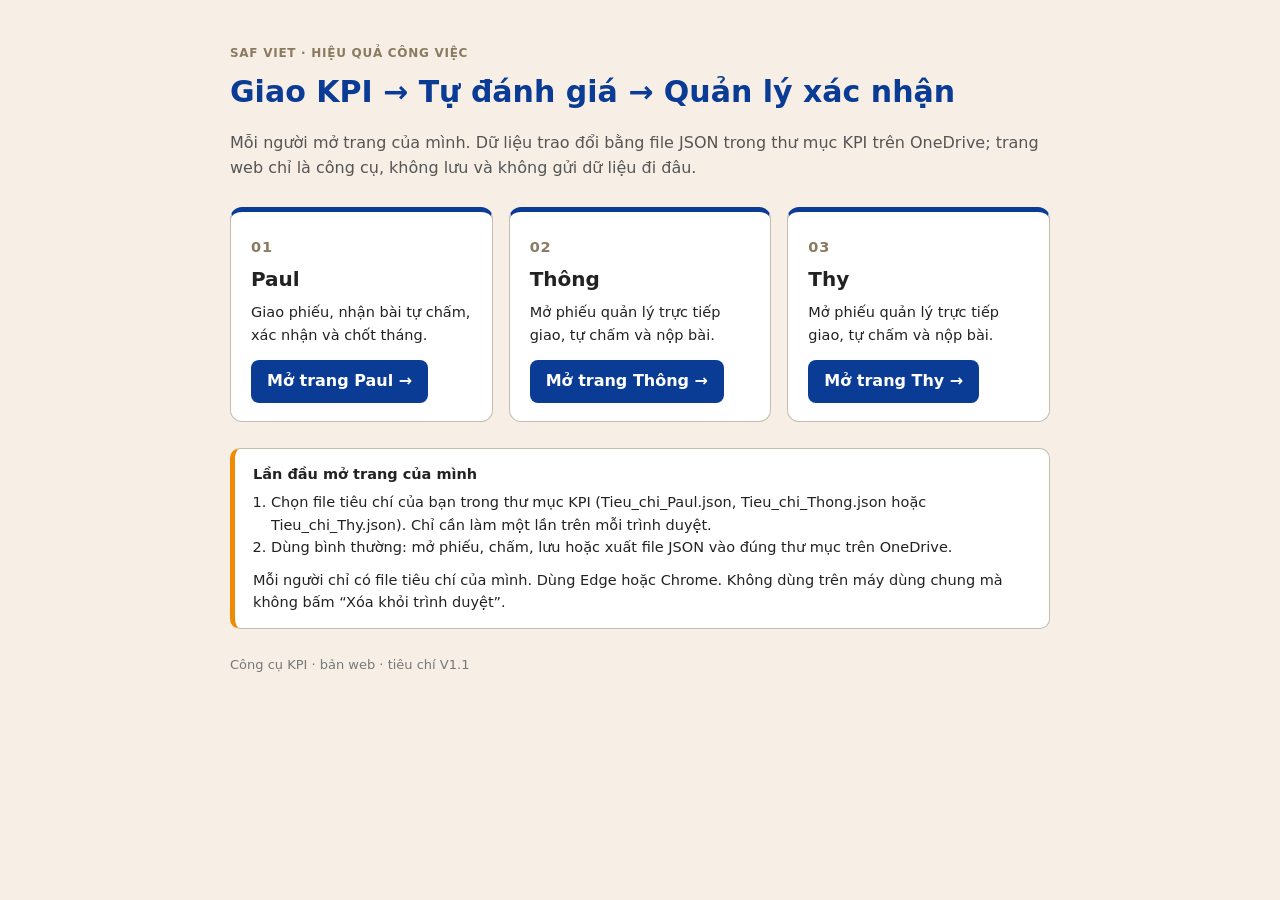
<file: index.html>
<!doctype html>
<html lang="vi"><head><meta charset="utf-8"><meta name="viewport" content="width=device-width, initial-scale=1"><meta name="robots" content="noindex,nofollow"><title>Saf Viet · KPI</title>
<style>
:root{--blue:#0A3B95;--taupe:#8A7B60;--line:#C4BDAF;--cream:#F7EFE5}
*{box-sizing:border-box}body{margin:0;background:var(--cream);color:#222;font:16px/1.55 Lato,system-ui,sans-serif}
main{max-width:860px;margin:0 auto;padding:44px 20px 60px}
.eyebrow{color:var(--taupe);font-weight:700;letter-spacing:.06em;text-transform:uppercase;font-size:12px;margin:0}
h1{color:var(--blue);margin:6px 0 8px;font-size:30px}.muted{color:#555}
.cards{display:grid;grid-template-columns:repeat(auto-fit,minmax(230px,1fr));gap:16px;margin:26px 0}
.card{background:#fff;border:1px solid var(--line);border-top:5px solid var(--blue);border-radius:12px;padding:18px 20px}
.card h2{margin:2px 0 6px;font-size:20px}.card p{margin:6px 0;font-size:14.5px}
a.go{display:inline-block;margin-top:8px;background:var(--blue);color:#fff;text-decoration:none;font-weight:700;padding:9px 16px;border-radius:8px}
.note{background:#fff;border:1px solid var(--line);border-left:5px solid #F08A00;border-radius:10px;padding:14px 18px;font-size:14.5px}
.note ol{margin:6px 0 0 18px;padding:0}footer{margin-top:26px;color:#777;font-size:13px}
</style></head><body><main>
<p class="eyebrow">Saf Viet · Hiệu quả công việc</p>
<h1>Giao KPI → Tự đánh giá → Quản lý xác nhận</h1>
<p class="muted">Mỗi người mở trang của mình. Dữ liệu trao đổi bằng file JSON trong thư mục KPI trên OneDrive; trang web chỉ là công cụ, không lưu và không gửi dữ liệu đi đâu.</p>
<div class="cards">
<div class="card"><p class="eyebrow">01</p><h2>Paul</h2><p>Giao phiếu, nhận bài tự chấm, xác nhận và chốt tháng.</p><a class="go" href="paul.html">Mở trang Paul →</a></div>
<div class="card"><p class="eyebrow">02</p><h2>Thông</h2><p>Mở phiếu quản lý trực tiếp giao, tự chấm và nộp bài.</p><a class="go" href="thong.html">Mở trang Thông →</a></div>
<div class="card"><p class="eyebrow">03</p><h2>Thy</h2><p>Mở phiếu quản lý trực tiếp giao, tự chấm và nộp bài.</p><a class="go" href="thy.html">Mở trang Thy →</a></div>
</div>
<div class="note"><b>Lần đầu mở trang của mình</b>
<ol><li>Chọn file tiêu chí của bạn trong thư mục KPI (Tieu_chi_Paul.json, Tieu_chi_Thong.json hoặc Tieu_chi_Thy.json). Chỉ cần làm một lần trên mỗi trình duyệt.</li><li>Dùng bình thường: mở phiếu, chấm, lưu hoặc xuất file JSON vào đúng thư mục trên OneDrive.</li></ol>
<p style="margin:10px 0 0">Mỗi người chỉ có file tiêu chí của mình. Dùng Edge hoặc Chrome. Không dùng trên máy dùng chung mà không bấm “Xóa khỏi trình duyệt”.</p></div>
<footer>Công cụ KPI · bản web · tiêu chí V1.1</footer>
</main></body></html>
</file>
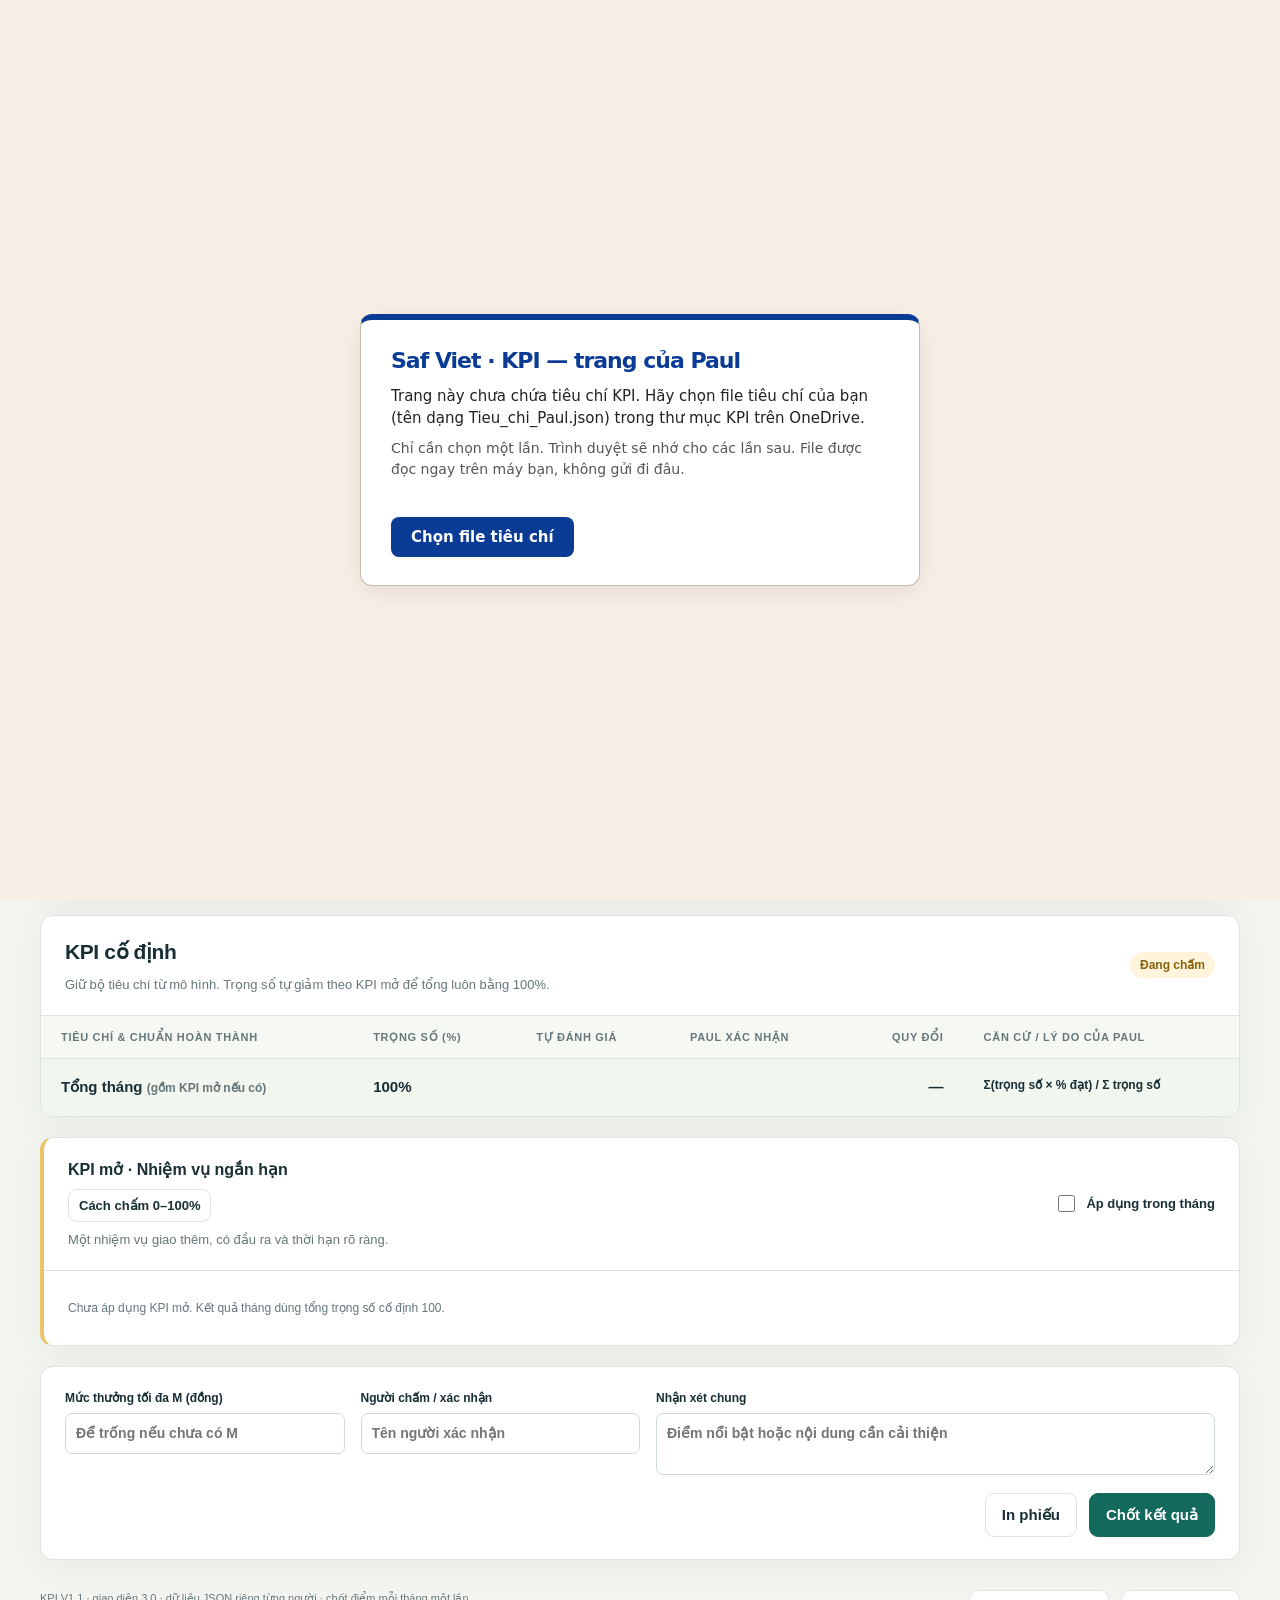
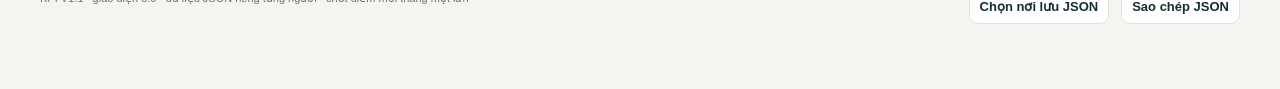
<file: paul.html>
<!doctype html>
<html lang="vi" data-kind="paul" data-ui="kpi-paul.js?v=3.2.0"><head><meta charset="utf-8"><meta name="robots" content="noindex,nofollow"><meta name="viewport" content="width=device-width, initial-scale=1"><title>Saf Viet · Đánh giá KPI</title><meta name="description" content="Chấm KPI hàng tháng cho Thông và Thy, lưu JSON và tổng hợp quý, sáu tháng, năm."><link rel="stylesheet" href="kpi-style.css?v=3.2.0"></head>
<body>
<header class="masthead"><div class="masthead-inner"><div class="brand"><div class="mark">SV</div><div><b>SAF VIET</b><small>Đánh giá & ghi nhận đóng góp</small></div></div><div class="toolbar"><span class="storage" id="storageStatus"></span><button data-action="open">Mở JSON</button><button class="primary" data-action="save">Lưu JSON</button><button data-action="help" aria-label="Hướng dẫn sử dụng">Hướng dẫn</button></div></div></header>
<main class="shell"><div class="page-head"><div><p class="eyebrow">Hiệu quả công việc · V1.1</p><h1 id="pageTitle">Đánh giá KPI hàng tháng</h1><p class="muted" id="pageDescription"></p></div><div class="row wrap"><div class="employee-control" aria-label="Chọn nhân viên"><button data-employee="thong">Thông</button><button data-employee="thy">Thy</button></div><label class="period-control" id="periodControl"><input type="month" id="period" aria-label="Tháng đánh giá"></label></div></div>
<div class="row between wrap" style="margin-bottom:8px"><div><strong id="personName"></strong><span class="period-note" id="personRole"></span></div><button class="small no-print" data-action="policy">Xem bộ tiêu chí</button></div>
<nav class="tabs" aria-label="Chức năng"><button class="active" data-tab="score" role="tab">Chấm tháng</button><button data-tab="report" role="tab">Tổng hợp quý / 6 tháng / năm</button></nav>
<section id="scoreView"><div class="cards"><div class="card score-card"><div class="card-label">KẾT QUẢ THÁNG</div><div class="big" id="scoreValue">Chưa đủ điểm</div><div class="card-sub" id="scoreSub"></div></div><div class="card"><div class="card-label">THƯỞNG THEO ĐIỂM</div><div class="big" id="bonusValue">—</div><div class="card-sub" id="bonusSub"></div></div><div class="card"><div class="card-label">TIẾN ĐỘ CHẤM</div><div class="big" id="progressValue">0 / 9</div><div class="card-sub" id="progressSub"></div></div></div>
<div class="panel workflow-panel"><div class="panel-head"><h2>Tự đánh giá · giao phiếu và nhận bài</h2><p>Paul giao mục tiêu; nhân viên tự chấm; Paul xác nhận riêng. Điểm thưởng chỉ dùng kết quả Paul đã chốt.</p></div><div class="approval"><label class="field">Mục tiêu cụ thể / lưu ý cho tháng<textarea id="assignmentInstructions" rows="3" maxlength="10000" placeholder="Ghi rõ đầu ra, baseline, mục tiêu, hạn hoặc cách xác nhận cần cụ thể thêm cho từng mã KPI. Nội dung này được gửi cho nhân viên."></textarea></label><p class="helper" id="planStatus"></p><div class="row wrap no-print"><button id="planExportButton" data-action="planExport">1. Xuất phiếu giao KPI</button><button id="selfImportButton" data-action="selfImport">2. Nhận bài tự đánh giá</button><button id="resultExportButton" data-action="resultExport">3. Xuất kết quả đã chốt</button></div><hr class="workflow-divider"><p><b id="selfStatus"></b></p><p id="selfSummary" class="small-copy prewrap"></p><div id="selfWarning" class="notice prewrap hidden"></div><div class="row wrap no-print"><button class="small" id="fillSelfButton" data-action="fillSelf">Điền ô điểm trống từ tự chấm</button><button class="small" id="discardSelfButton" data-action="discardSelf">Không dùng bài này · ghi lý do</button></div><div id="selfHistory" class="small-copy"></div><p class="helper">Sau khi giao phiếu hoặc nhận bài, bấm Lưu JSON để giữ dữ liệu quản lý. Đưa file xuất vào đúng thư mục của nhân viên; công cụ chưa gửi online.</p></div></div>
<div class="panel"><div class="panel-head row between wrap"><div><h2>KPI cố định</h2><p>Giữ bộ tiêu chí từ mô hình. Trọng số tự giảm theo KPI mở để tổng luôn bằng 100%.</p></div><span class="badge pending" id="monthStatus">Đang chấm</span></div><div class="table-wrap"><table><thead><tr><th>Tiêu chí & chuẩn hoàn thành</th><th>Trọng số (%)</th><th>Tự đánh giá</th><th>Paul xác nhận</th><th style="text-align:right">Quy đổi</th><th>Căn cứ / lý do của Paul</th></tr></thead><tbody id="kpiRows"></tbody><tfoot><tr class="total-row"><td>Tổng tháng <span class="small-copy muted">(gồm KPI mở nếu có)</span></td><td id="totalWeight">100%</td><td></td><td></td><td id="tableScore" style="text-align:right">—</td><td class="small-copy">Σ(trọng số × % đạt) / Σ trọng số</td></tr></tfoot></table></div></div>
<div class="panel open-panel"><div class="panel-head row between wrap"><div><h3>KPI mở · Nhiệm vụ ngắn hạn</h3><button class="small no-print" data-action="taskGuide" style="margin-top:7px">Cách chấm 0–100%</button><p>Một nhiệm vụ giao thêm, có đầu ra và thời hạn rõ ràng.</p></div><label class="switch"><input type="checkbox" id="useOpen">Áp dụng trong tháng</label></div><div class="open-body"><p class="muted small-copy" id="openOff">Chưa áp dụng KPI mở. Kết quả tháng dùng tổng trọng số cố định 100.</p><div id="openFields" class="hidden"><div class="field-grid"><label class="field">Nhiệm vụ được giao<input id="openTitle" placeholder="Tên KPI ngắn hạn"></label><label class="field">Ngày giao<input id="openAssigned" type="date"></label><label class="field">Hạn hoàn thành<input id="openDue" type="date"></label><label class="field span2">Chuẩn đạt 100%<textarea id="openTarget" rows="2" placeholder="Đầu ra nào được chấp nhận? Cách xác nhận?"></textarea></label><label class="field">Tỷ trọng KPI mở (%)<input id="openWeight" type="number" min="0.1" max="99.9" step="0.1"></label><label class="field span2">Kết quả / căn cứ<textarea id="openNote" rows="2" placeholder="Kết quả chính hoặc link bằng chứng"></textarea></label><label class="field">% hoàn thành<input id="openPercent" type="number" min="0" max="100" step="0.1" placeholder="Chưa chấm"><span class="helper">Đóng góp: <b id="openContribution">—</b></span></label></div><p class="helper" id="openWeightHelp"></p><div id="openSelf" class="self-cell prewrap"></div></div></div></div>
<div class="panel"><div class="approval"><div class="approval-grid"><label class="field">Mức thưởng tối đa M (đồng)<input id="maximumBonus" type="number" min="0" max="1000000000000" step="1000" placeholder="Để trống nếu chưa có M"></label><label class="field">Người chấm / xác nhận<input id="reviewer" placeholder="Tên người xác nhận"></label><label class="field">Nhận xét chung<textarea id="reviewNote" rows="2" placeholder="Điểm nổi bật hoặc nội dung cần cải thiện"></textarea></label></div><div class="approval-actions"><span class="muted small-copy" id="approveHelp"></span><div class="row"><button data-action="print">In phiếu</button><button class="primary" id="approveButton" data-action="approve">Chốt kết quả</button><button class="soft hidden" id="reopenButton" data-action="reopen">Mở lại để sửa</button></div></div></div><div id="revisions"></div></div>
</section>
<section id="reportView" class="hidden"><div class="report-filter"><label>Năm <input id="reportYear" type="number" min="2000" max="2100" style="width:100px"></label><label>Quý <select id="quarter"><option value="1">Quý 1</option><option value="2">Quý 2</option><option value="3">Quý 3</option><option value="4">Quý 4</option></select></label><label>6 tháng <select id="half"><option value="1">Đầu năm</option><option value="2">Cuối năm</option></select></label></div><div class="report-cards"><div class="card" id="reportQuarter"></div><div class="card" id="reportHalf"></div><div class="card" id="reportAnnual"></div></div><div class="panel"><div class="panel-head"><h2>Lịch sử tháng</h2><p>Điểm bình quân chỉ lấy tháng đã chốt. Tổng thưởng cộng tiền từng tháng, không lấy M hiện tại tính lại quá khứ.</p></div><div class="table-wrap"><table id="reportTable"><thead><tr><th>Tháng</th><th>Trạng thái</th><th>KPI tháng</th><th>Thưởng theo điểm</th><th>Người xác nhận</th><th>Ngày chốt</th></tr></thead><tbody id="reportRows"></tbody></table></div></div></section>
<footer class="footer"><span>KPI V1.1 · giao diện 3.0 · dữ liệu JSON riêng từng người · chốt điểm mỗi tháng một lần</span><div class="row no-print"><button class="small" data-action="saveAs">Chọn nơi lưu JSON</button><button class="small" data-action="copy">Sao chép JSON</button></div></footer>
</main><input class="hidden" type="file" id="jsonInput" accept=".json,application/json"><input class="hidden" type="file" id="flowJsonInput" accept=".json,application/json"><div id="toast" class="toast hidden" role="status" aria-live="polite"></div><dialog id="dialog"><div class="dialog-body"><h2 id="dialogTitle"></h2><div id="dialogContent"></div></div><div class="dialog-actions" id="dialogActions"></div></dialog>
<script src="kpi-core.js?v=3.2.0"></script><script src="kpi-boot.js?v=3.2.0"></script></body></html>
</file>
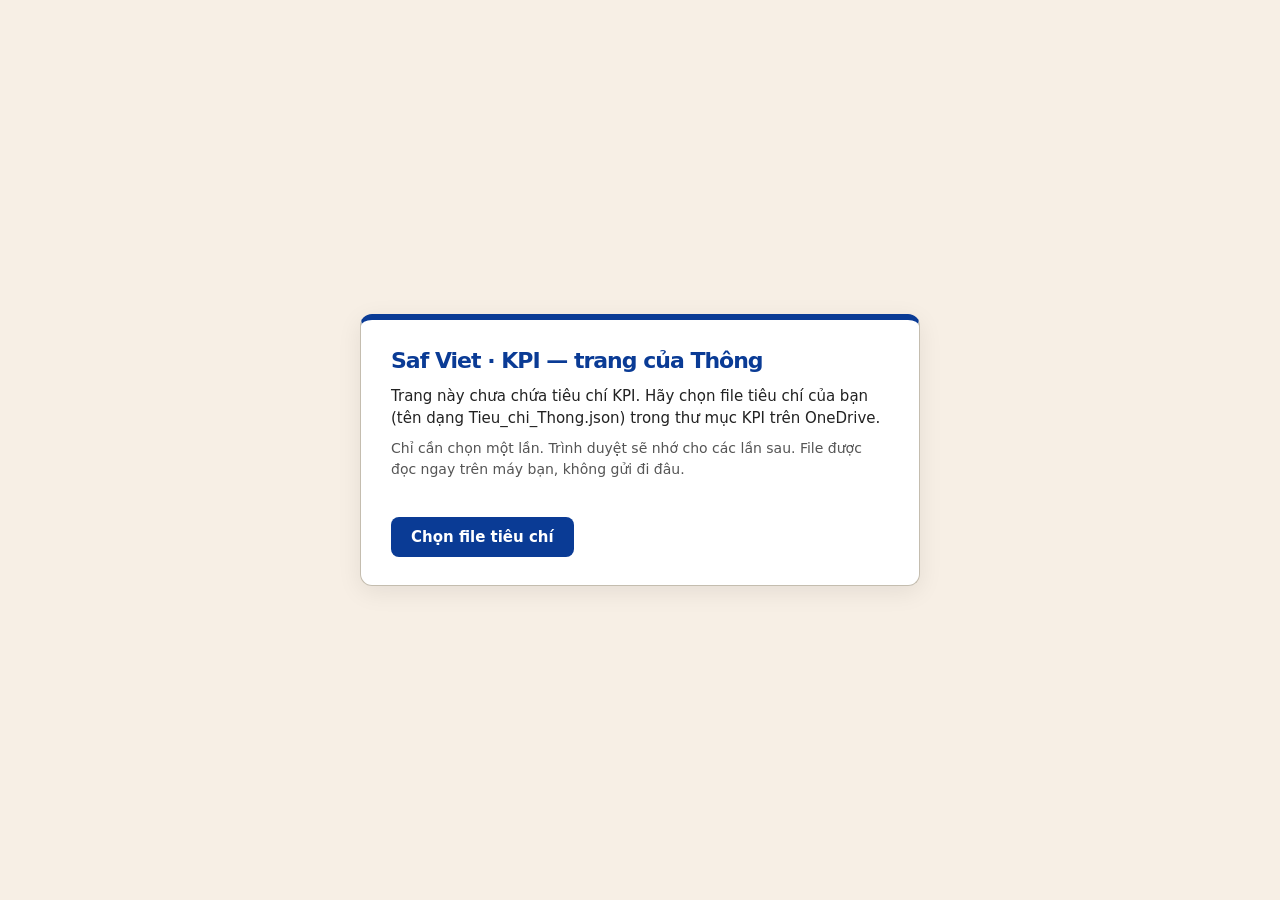
<file: thong.html>
<!doctype html>
<html lang="vi" data-kind="thong" data-ui="kpi-employee.js?v=3.2.0"><head><meta charset="utf-8"><meta name="robots" content="noindex,nofollow"><meta name="viewport" content="width=device-width, initial-scale=1"><title>Saf Viet · Tự đánh giá Thông</title><link rel="stylesheet" href="kpi-style.css?v=3.2.0"></head><body>
<header class="masthead"><div class="masthead-inner"><div class="brand"><div class="mark">SV</div><div><b>SAF VIET</b><small>Tự đánh giá KPI · Thông</small></div></div><div class="toolbar"><button data-action="import">Mở phiếu / JSON</button><button data-action="help">Hướng dẫn</button></div></div></header>
<main class="shell self-shell"><div class="page-head"><div><p class="eyebrow">Self Assessment · Bản thử lưu file</p><h1>Thông · Tự đánh giá</h1><p class="muted">Tự chấm kết quả của mình, kèm căn cứ cho từng KPI.</p></div><label class="field">Phiếu đang mở<select id="recordSelect" aria-label="Chọn phiếu tháng"></select></label></div>
<div class="notice">Mở file HTML bằng trình duyệt trên máy. Khi xuất bài, lưu file vào thư mục Nop_bai quản lý trực tiếp đã chia sẻ (đã đồng bộ về máy) hoặc tự tải lên SharePoint. Công cụ không tự gửi gì ra mạng.</div>
<div id="emptyView" class="panel"><div class="empty"><h2>Bắt đầu từ phiếu KPI quản lý trực tiếp giao</h2><p>Bấm “Mở phiếu / JSON” và chọn file Giao_KPI_…json của mình.</p><p class="small-copy">Phiếu chứa tháng, tiêu chí, chuẩn và trọng số. Mục tiêu và trọng số do quản lý trực tiếp giao.</p><button class="primary" data-action="import">Mở phiếu KPI</button></div></div>
<section id="assessmentView" class="hidden">
<section id="resultView" class="panel hidden"><div class="panel-head"><h2>Kết quả quản lý xác nhận</h2><p id="resultMeta"></p></div><div class="table-wrap"><table><thead><tr><th>KPI</th><th>Tự chấm</th><th>Quản lý xác nhận</th><th>Nhận xét / lý do</th></tr></thead><tbody id="resultRows"></tbody></table></div><div class="approval"><p id="resultNote" class="prewrap"></p><p class="helper">Mở kết quả không tự đồng nghĩa với việc đồng ý. Nếu cần làm rõ, trao đổi với quản lý trực tiếp của bạn; công cụ này chưa gửi phản hồi online.</p></div></section>
<div class="cards"><div class="card score-card"><div class="card-label">KẾT QUẢ TỰ ĐÁNH GIÁ</div><div class="big" id="selfScore">—</div><div class="card-sub">Điểm quản lý xác nhận được chốt riêng</div></div><div class="card"><div class="card-label">TIẾN ĐỘ</div><div class="big" id="selfProgress">—</div><div class="card-sub">Ô trống là chưa chấm; 0% là đã xác nhận không đạt</div></div><div class="card"><div class="card-label">PHIẾU ĐƯỢC GIAO</div><div id="planLabel" class="mini"></div><div class="card-sub" id="planMeta"></div></div></div>
<div class="panel"><div class="panel-head"><h2>Mục tiêu và lưu ý của tháng</h2><p id="assignmentText" class="prewrap"></p></div><div class="table-wrap"><table class="self-table"><thead><tr><th>KPI & chuẩn đạt 100%</th><th>Trọng số</th><th>Tự chấm (%)</th><th>Kết quả / căn cứ</th></tr></thead><tbody id="selfRows"></tbody><tfoot><tr class="total-row"><td>Tổng tháng</td><td>100%</td><td id="selfTotal">—</td><td>Σ(tỷ trọng × % đạt) / 100</td></tr></tfoot></table></div></div>
<div class="panel"><div class="approval"><div class="approval-grid"><label class="field">Đóng góp nổi bật / nhận xét chung<textarea id="summary" rows="3" maxlength="10000"></textarea></label><label class="field">Khó khăn / đề nghị hỗ trợ<textarea id="obstacles" rows="3" maxlength="10000"></textarea></label><div><p id="draftStatus" class="helper"></p><p id="exportStatus" class="helper"></p></div></div><div class="row wrap no-print"><button data-action="draft">Lưu nháp JSON</button><button class="primary" data-action="submit">Xuất bài tự đánh giá</button><button data-action="copy">Sao chép JSON</button><button data-action="print">In phiếu</button></div><p class="helper">Có thể lưu nháp khi chưa chấm xong. Xuất bài nộp cần đủ % và kết quả / căn cứ cho từng KPI. Xuất file chưa có nghĩa quản lý trực tiếp đã nhận bài.</p></div></div>

</section>
<footer class="footer"><span>Tiêu chí V1.1 · công cụ 3.0 · dành riêng cho Thông</span><span>Bản nháp trình duyệt cần được lưu thêm bằng JSON.</span></footer></main>
<input class="hidden" type="file" id="selfInput" accept=".json,application/json"><div id="toast" class="toast hidden" role="status" aria-live="polite"></div><dialog id="dialog"><div class="dialog-body"><h2 id="dialogTitle"></h2><div id="dialogContent"></div></div><div class="dialog-actions" id="dialogActions"></div></dialog>
<script src="kpi-core.js?v=3.2.0"></script><script src="kpi-boot.js?v=3.2.0"></script></body></html>
</file>
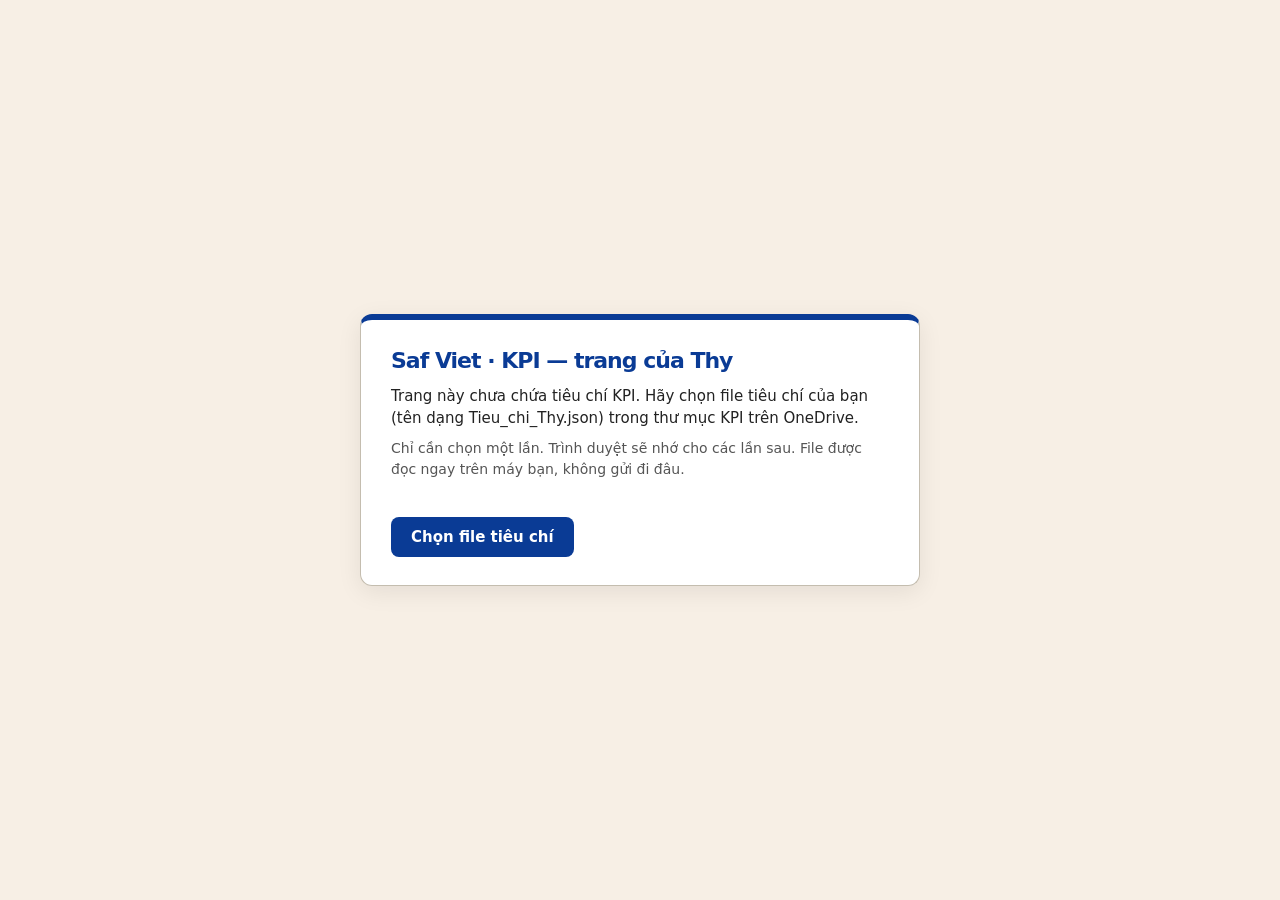
<file: thy.html>
<!doctype html>
<html lang="vi" data-kind="thy" data-ui="kpi-employee.js?v=3.2.0"><head><meta charset="utf-8"><meta name="robots" content="noindex,nofollow"><meta name="viewport" content="width=device-width, initial-scale=1"><title>Saf Viet · Tự đánh giá Thy</title><link rel="stylesheet" href="kpi-style.css?v=3.2.0"></head><body>
<header class="masthead"><div class="masthead-inner"><div class="brand"><div class="mark">SV</div><div><b>SAF VIET</b><small>Tự đánh giá KPI · Thy</small></div></div><div class="toolbar"><button data-action="import">Mở phiếu / JSON</button><button data-action="help">Hướng dẫn</button></div></div></header>
<main class="shell self-shell"><div class="page-head"><div><p class="eyebrow">Self Assessment · Bản thử lưu file</p><h1>Thy · Tự đánh giá</h1><p class="muted">Tự chấm kết quả của mình, kèm căn cứ cho từng KPI.</p></div><label class="field">Phiếu đang mở<select id="recordSelect" aria-label="Chọn phiếu tháng"></select></label></div>
<div class="notice">Mở file HTML bằng trình duyệt trên máy. Khi xuất bài, lưu file vào thư mục Nop_bai quản lý trực tiếp đã chia sẻ (đã đồng bộ về máy) hoặc tự tải lên SharePoint. Công cụ không tự gửi gì ra mạng.</div>
<div id="emptyView" class="panel"><div class="empty"><h2>Bắt đầu từ phiếu KPI quản lý trực tiếp giao</h2><p>Bấm “Mở phiếu / JSON” và chọn file Giao_KPI_…json của mình.</p><p class="small-copy">Phiếu chứa tháng, tiêu chí, chuẩn và trọng số. Mục tiêu và trọng số do quản lý trực tiếp giao.</p><button class="primary" data-action="import">Mở phiếu KPI</button></div></div>
<section id="assessmentView" class="hidden">
<section id="resultView" class="panel hidden"><div class="panel-head"><h2>Kết quả quản lý xác nhận</h2><p id="resultMeta"></p></div><div class="table-wrap"><table><thead><tr><th>KPI</th><th>Tự chấm</th><th>Quản lý xác nhận</th><th>Nhận xét / lý do</th></tr></thead><tbody id="resultRows"></tbody></table></div><div class="approval"><p id="resultNote" class="prewrap"></p><p class="helper">Mở kết quả không tự đồng nghĩa với việc đồng ý. Nếu cần làm rõ, trao đổi với quản lý trực tiếp của bạn; công cụ này chưa gửi phản hồi online.</p></div></section>
<div class="cards"><div class="card score-card"><div class="card-label">KẾT QUẢ TỰ ĐÁNH GIÁ</div><div class="big" id="selfScore">—</div><div class="card-sub">Điểm quản lý xác nhận được chốt riêng</div></div><div class="card"><div class="card-label">TIẾN ĐỘ</div><div class="big" id="selfProgress">—</div><div class="card-sub">Ô trống là chưa chấm; 0% là đã xác nhận không đạt</div></div><div class="card"><div class="card-label">PHIẾU ĐƯỢC GIAO</div><div id="planLabel" class="mini"></div><div class="card-sub" id="planMeta"></div></div></div>
<div class="panel"><div class="panel-head"><h2>Mục tiêu và lưu ý của tháng</h2><p id="assignmentText" class="prewrap"></p></div><div class="table-wrap"><table class="self-table"><thead><tr><th>KPI & chuẩn đạt 100%</th><th>Trọng số</th><th>Tự chấm (%)</th><th>Kết quả / căn cứ</th></tr></thead><tbody id="selfRows"></tbody><tfoot><tr class="total-row"><td>Tổng tháng</td><td>100%</td><td id="selfTotal">—</td><td>Σ(tỷ trọng × % đạt) / 100</td></tr></tfoot></table></div></div>
<div class="panel"><div class="approval"><div class="approval-grid"><label class="field">Đóng góp nổi bật / nhận xét chung<textarea id="summary" rows="3" maxlength="10000"></textarea></label><label class="field">Khó khăn / đề nghị hỗ trợ<textarea id="obstacles" rows="3" maxlength="10000"></textarea></label><div><p id="draftStatus" class="helper"></p><p id="exportStatus" class="helper"></p></div></div><div class="row wrap no-print"><button data-action="draft">Lưu nháp JSON</button><button class="primary" data-action="submit">Xuất bài tự đánh giá</button><button data-action="copy">Sao chép JSON</button><button data-action="print">In phiếu</button></div><p class="helper">Có thể lưu nháp khi chưa chấm xong. Xuất bài nộp cần đủ % và kết quả / căn cứ cho từng KPI. Xuất file chưa có nghĩa quản lý trực tiếp đã nhận bài.</p></div></div>

</section>
<footer class="footer"><span>Tiêu chí V1.1 · công cụ 3.0 · dành riêng cho Thy</span><span>Bản nháp trình duyệt cần được lưu thêm bằng JSON.</span></footer></main>
<input class="hidden" type="file" id="selfInput" accept=".json,application/json"><div id="toast" class="toast hidden" role="status" aria-live="polite"></div><dialog id="dialog"><div class="dialog-body"><h2 id="dialogTitle"></h2><div id="dialogContent"></div></div><div class="dialog-actions" id="dialogActions"></div></dialog>
<script src="kpi-core.js?v=3.2.0"></script><script src="kpi-boot.js?v=3.2.0"></script></body></html>
</file>
<file: kpi-style.css>
:root{--ink:#172e35;--muted:#65777b;--brand:#14695d;--brand-dark:#0b453e;--mint:#e9f3ed;--paper:#fff;--bg:#f4f5f1;--line:#dce4dd;--gold:#eac36a;--warn:#89600b;--red:#ab342d;--shadow:0 8px 35px #1c4f3310}*{box-sizing:border-box}body{margin:0;background:var(--bg);color:var(--ink);font:15px/1.5 'Segoe UI',Arial,sans-serif}button,input,textarea,select{font:inherit}button{cursor:pointer;border:1px solid var(--line);border-radius:9px;background:white;color:var(--ink);padding:10px 16px;font-weight:600;transition:.15s}button:hover{border-color:var(--brand);background:var(--mint)}button:focus-visible,input:focus-visible,textarea:focus-visible,select:focus-visible{outline:3px solid #eac36a;outline-offset:2px}button.primary{background:var(--brand);color:white;border-color:var(--brand)}button.primary:hover{background:var(--brand-dark)}button:disabled{opacity:.5;cursor:not-allowed}button.soft{background:var(--mint);border-color:transparent;color:var(--brand-dark)}button.small{padding:6px 10px;font-size:13px}.shell{max-width:1440px;margin:0 auto;padding:0 40px 40px}.masthead{border-bottom:1px solid var(--line);background:var(--paper)}.masthead-inner{max-width:1440px;margin:auto;padding:20px 40px;display:flex;justify-content:space-between;align-items:center;gap:20px}.brand{display:flex;gap:14px;align-items:center}.mark{background:var(--brand-dark);color:#fff;width:44px;height:44px;border-radius:12px;display:grid;place-items:center;font-size:17px;font-weight:800;letter-spacing:-1px}.brand b{display:block;font-size:17px;letter-spacing:2px}.brand small{color:var(--muted);font-size:12px;letter-spacing:.4px}.toolbar{display:flex;gap:8px;align-items:center;flex-wrap:wrap}.storage{font-size:12px;color:var(--muted);max-width:240px;text-align:right}.eyebrow{font-size:11px;letter-spacing:1.8px;text-transform:uppercase;font-weight:700;color:var(--brand);margin:0 0 8px}.page-head{padding:32px 0 24px;display:flex;justify-content:space-between;gap:24px;align-items:end}h1{font-size:32px;font-weight:650;letter-spacing:-1px;line-height:1.2;margin:0 0 9px}h2{font-size:21px;margin:0 0 8px;letter-spacing:-.4px}h3{font-size:16px;margin:0}.muted{color:var(--muted)}p{margin:8px 0}.employee-control{display:flex;background:#e7ece6;padding:4px;border-radius:11px;gap:4px}.employee-control button{border:0;background:none;min-width:90px}.employee-control button.active{background:#fff;box-shadow:0 2px 7px #183e3014;color:var(--brand-dark)}.period-control{display:flex;align-items:center;gap:8px}.period-control input{max-width:175px;font-weight:600}.row{display:flex;align-items:center;gap:12px}.between{justify-content:space-between}.wrap{flex-wrap:wrap}.tabs{display:flex;gap:25px;border-bottom:1px solid var(--line);margin-bottom:24px}.tabs button{border:0;border-radius:0;background:none;padding:14px 0;position:relative;color:var(--muted)}.tabs button.active{color:var(--brand);font-weight:700}.tabs button.active:after{content:'';position:absolute;bottom:-1px;left:0;right:0;height:3px;background:var(--brand)}.cards{display:grid;grid-template-columns:1.4fr 1fr 1fr;gap:16px;margin-bottom:24px}.card{border:1px solid var(--line);border-radius:13px;padding:22px;background:var(--paper);box-shadow:var(--shadow)}.score-card{background:var(--brand-dark);color:#fff;border-color:var(--brand-dark);position:relative;overflow:hidden}.score-card:after{content:'';position:absolute;width:130px;height:130px;border:24px solid #ffffff09;border-radius:100%;right:-35px;top:-25px}.card-label{font-size:12px;font-weight:600;color:var(--muted);margin-bottom:8px}.score-card .card-label{color:#b9d3c8}.big{font-size:34px;line-height:1.2;font-weight:650;letter-spacing:-1.2px}.card-sub{font-size:12px;color:var(--muted);margin-top:9px}.score-card .card-sub{color:#bdd4cb}.panel{background:var(--paper);border:1px solid var(--line);border-radius:13px;box-shadow:var(--shadow);margin-bottom:20px;overflow:hidden}.panel-head{padding:20px 24px;border-bottom:1px solid var(--line)}.panel-head p{font-size:13px;margin-bottom:0;color:var(--muted)}.badge{display:inline-block;padding:4px 10px;background:#eff1ec;color:var(--muted);font-size:12px;border-radius:30px;font-weight:600}.badge.approved{color:var(--brand);background:var(--mint)}.badge.pending{background:#fff4dc;color:var(--warn)}.table-wrap{overflow:auto}table{width:100%;border-collapse:collapse}th{background:#f6f8f4;font-size:11px;text-transform:uppercase;letter-spacing:.7px;font-weight:650;color:var(--muted);text-align:left;padding:13px 20px;border-bottom:1px solid var(--line)}td{padding:17px 20px;vertical-align:top;border-bottom:1px solid #e9ede8}tr:last-child td{border-bottom:0}.kpi-title{font-size:14px;font-weight:600;display:block;margin-bottom:5px}.kpi-code{font-size:10px;background:#edf2ed;padding:2px 5px;border-radius:4px;color:var(--brand);margin-right:7px;font-weight:700}.standard{font-size:12px;color:var(--muted);line-height:1.5;max-width:570px}.weight{font-weight:600;white-space:nowrap}.percent-input{display:flex;align-items:center;gap:6px}.percent-input input{width:83px;text-align:right;font-weight:700;background:#f8faf6}.percent-sign{font-size:13px;color:var(--muted)}input,textarea,select{border:1px solid #cfdad1;border-radius:7px;background:white;padding:9px 10px;color:var(--ink);max-width:100%}input:disabled,textarea:disabled{background:#f4f6f2;border-color:#e7eae4;color:#50635e;opacity:1}textarea{resize:vertical;min-height:42px;width:100%;font-size:12px;line-height:1.5}.contribution{font-weight:700;color:var(--brand);text-align:right;white-space:nowrap}.total-row td{background:#f1f6ef;font-weight:700}details{font-size:12px;margin-top:8px}summary{color:var(--brand);cursor:pointer}details p{padding:8px 10px;background:#f4f7f2;border-radius:5px}.open-panel{border-left:4px solid var(--gold)}.open-body{padding:20px 24px}.field-grid{display:grid;grid-template-columns:2fr 1fr 1fr;gap:15px}.field{display:flex;flex-direction:column;gap:6px;font-size:12px;font-weight:600}.field input,.field textarea{width:100%;font-size:14px}.span2{grid-column:span 2}.span3{grid-column:span 3}.helper{font-size:12px;color:var(--muted);font-weight:400;margin-top:7px}.approval{padding:22px 24px}.approval-grid{display:grid;grid-template-columns:1fr 1fr 2fr;gap:16px;margin-bottom:18px}.approval-actions{display:flex;align-items:center;justify-content:space-between;gap:15px}.notice{border:1px solid #e5d6ac;background:#fff8e7;border-radius:9px;padding:12px 16px;font-size:12px;color:#705722;margin:0 0 20px}.footer{display:flex;justify-content:space-between;gap:16px;color:var(--muted);font-size:11px;padding:10px 0 25px}.report-cards{display:grid;grid-template-columns:repeat(3,1fr);gap:16px;margin:20px 0}.mini{font-size:24px;font-weight:650;margin:8px 0}.coverage{font-size:12px;color:var(--muted)}.report-filter{display:flex;gap:12px;align-items:center}.bars{height:8px;background:#e9eee7;border-radius:9px;overflow:hidden;width:140px;margin-top:6px}.bars div{height:100%;background:var(--brand);border-radius:9px}.empty{text-align:center;padding:50px;color:var(--muted)}.hidden{display:none!important}.toast{position:fixed;bottom:25px;left:50%;transform:translateX(-50%);max-width:85vw;background:var(--brand-dark);color:white;padding:13px 21px;border-radius:10px;box-shadow:0 5px 25px #0002;z-index:20;white-space:pre-line}.toast.error{background:#7d342a}dialog{border:1px solid var(--line);border-radius:15px;padding:0;max-width:640px;width:calc(100% - 32px);box-shadow:0 20px 100px #0003;color:var(--ink)}dialog::backdrop{background:#15392c66}.dialog-body{padding:25px}.dialog-body p{font-size:14px}.dialog-actions{padding:16px 24px;border-top:1px solid var(--line);display:flex;justify-content:end;gap:10px}.steps{padding-left:22px;font-size:14px}.steps li{margin-bottom:12px}.switch{display:flex;align-items:center;gap:8px;font-size:13px;font-weight:600;cursor:pointer}.switch input{width:17px;height:17px;accent-color:var(--brand)}.invalid{border-color:var(--red)!important;background:#fff6f4!important}.small-copy{font-size:12px}.revision{padding:15px 20px;border-top:1px solid var(--line);font-size:12px}.period-note{font-size:12px;margin-left:10px;color:var(--muted)}@media(max-width:1000px){.shell{padding:0 20px 25px}.masthead-inner{padding:16px 20px}.storage{display:none}.page-head{align-items:start}.cards{grid-template-columns:1fr 1fr 1fr}.big{font-size:28px}th,td{padding-left:13px;padding-right:13px}.approval-grid{grid-template-columns:1fr 1fr}.approval-grid .field:last-child{grid-column:span 2}.report-cards{gap:10px}}@media(max-width:700px){.masthead-inner{align-items:start;flex-direction:column;gap:14px}.toolbar{width:100%}.toolbar button{padding:8px 11px;font-size:12px}.page-head{flex-direction:column;gap:18px;padding:25px 0 18px}h1{font-size:27px}.page-head>.row{width:100%;justify-content:space-between}.cards{grid-template-columns:1fr}.card{padding:18px}.cards .score-card{grid-column:auto}.big{font-size:30px}.field-grid{grid-template-columns:1fr 1fr}.span3{grid-column:span 2}.field-grid .span2{grid-column:span 2}.field-grid>.field:first-child{grid-column:span 2}.report-cards{grid-template-columns:1fr}.approval-actions{align-items:stretch;flex-direction:column}.panel-head{padding:17px}.open-body,.approval{padding:17px}.footer{flex-direction:column}.percent-input input{width:75px}.report-filter{flex-wrap:wrap}.table-wrap table{min-width:840px}#reportTable{min-width:650px}.tabs{margin-bottom:18px}.report-filter label{font-size:12px}}@media print{body{background:white;font-size:11px}.masthead,.tabs,.toolbar,.employee-control,.period-control,.approval-actions,.no-print,.toast,.footer{display:none!important}.shell{max-width:none;padding:0}.page-head{padding:0 0 12px}.cards{gap:8px;margin-bottom:10px;grid-template-columns:1fr 1fr 1fr}.card{box-shadow:none;padding:12px}.score-card{background:white;color:var(--ink);border-color:var(--line)}.score-card .card-label,.score-card .card-sub{color:var(--muted)}.score-card:after{display:none}.big{font-size:25px}.panel{box-shadow:none;break-inside:auto;margin-bottom:10px}.table-wrap{overflow:visible}.table-wrap table{min-width:0!important}th,td{padding:8px 7px}textarea{border:0;background:white;resize:none;min-height:60px}.percent-input input{border:0;width:55px;padding:0}.percent-input .percent-sign{display:none}details:not([open]){display:none}.panel-head{padding:10px}.notice{font-size:10px}.open-body,.approval{padding:12px}.report-cards{grid-template-columns:1fr 1fr 1fr}.hidden{display:none!important}}
:root{--rubric-bg:#f3f7f1}.rubric-content{font-size:12px;line-height:1.6;min-width:0}.rubric-content p{background:none;padding:0;margin:10px 0}.rubric-table{width:100%;font-size:12px;line-height:1.55;margin:12px 0}.rubric-table th{font-size:12px;text-transform:none;letter-spacing:0;padding:9px 10px}.rubric-table td{padding:9px 10px;font-weight:400;background:white;white-space:normal}.rubric-table td:first-child{width:62px;min-width:55px;color:var(--brand);white-space:nowrap}.rubric-info{font-size:12px!important;line-height:1.6;color:var(--muted)}p.rubric-example{font-size:12px;padding:10px 12px!important;background:var(--mint)!important;border-radius:7px}.help-rubric{padding:12px 14px;border:1px solid var(--line);border-radius:8px;background:#fbfcf9;margin:9px 0;font-size:13px}.help-rubric>summary{font-size:13px;font-weight:600}.help-rubric p{background:none;padding:0}.kpi-guide{max-width:600px}.kpi-guide[open]{background:var(--rubric-bg);padding:10px;border-radius:8px}.kpi-guide>summary{font-weight:600}.score-rules{font-size:13px;padding-left:20px;line-height:1.6}.score-rules li{margin:7px 0}.dialog-body{max-height:76vh;overflow-y:auto}.dialog-body h3{margin:22px 0 10px}dialog{max-width:820px}.dialog-actions{background:#fff}.rubric-content .rubric-table{min-width:0!important}@media print{.dialog-body{max-height:none;overflow:visible}}
.prewrap{white-space:pre-wrap;overflow-wrap:anywhere}.self-cell{background:#f2f7f3;overflow-wrap:anywhere}.self-cell b{color:var(--brand)}.self-cell .small-copy{margin-top:8px}.difference{font-size:11px;color:var(--warn);margin-top:8px}.workflow-panel{border-top:3px solid var(--brand)}.workflow-divider{border:0;border-top:1px solid var(--line);margin:20px 0}.workflow-panel .notice{margin:14px 0}.self-shell{max-width:1320px}.self-table textarea{min-width:210px}.workflow-panel .approval-grid{grid-template-columns:1fr 1fr}.table-wrap>table{min-width:1050px}.self-table{min-width:900px!important}#reportTable{min-width:650px}@media print{.self-cell{background:white}.prewrap{white-space:pre-wrap}.workflow-panel .approval{padding:10px}}
</file>
